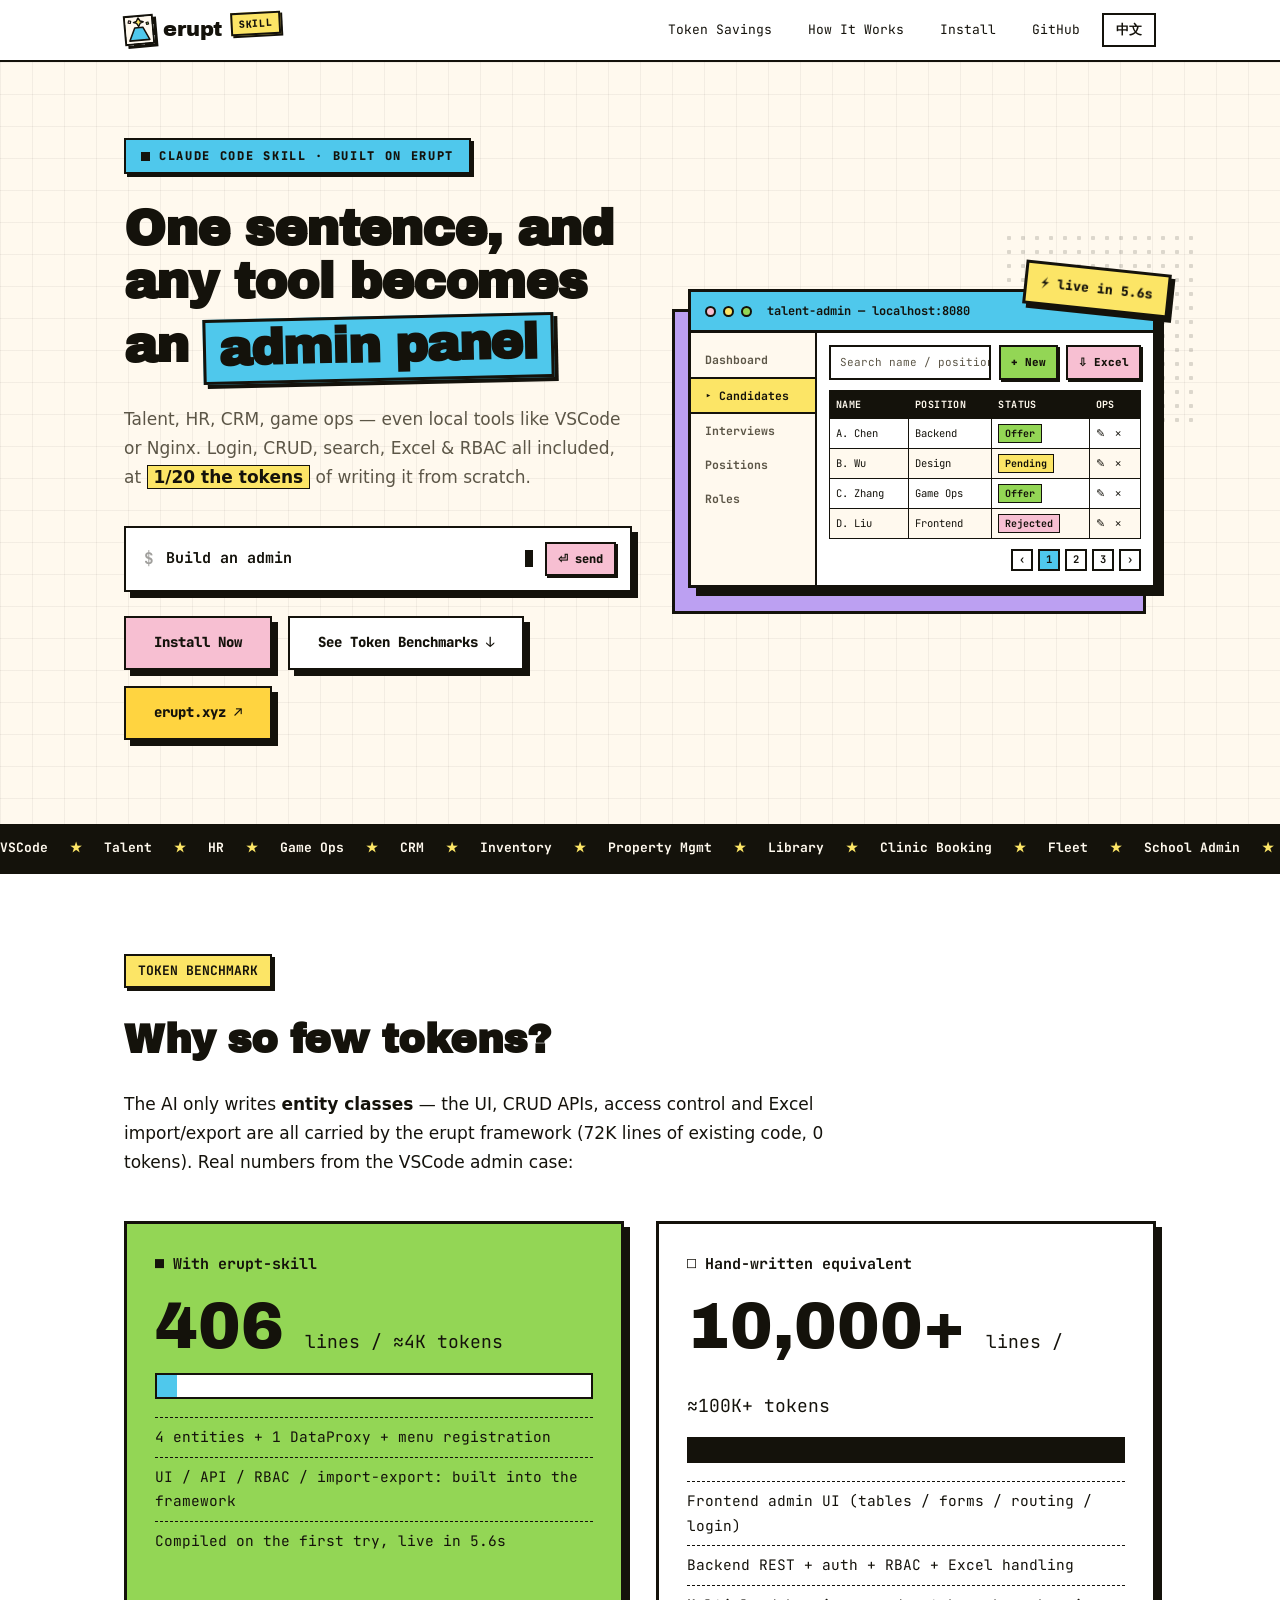
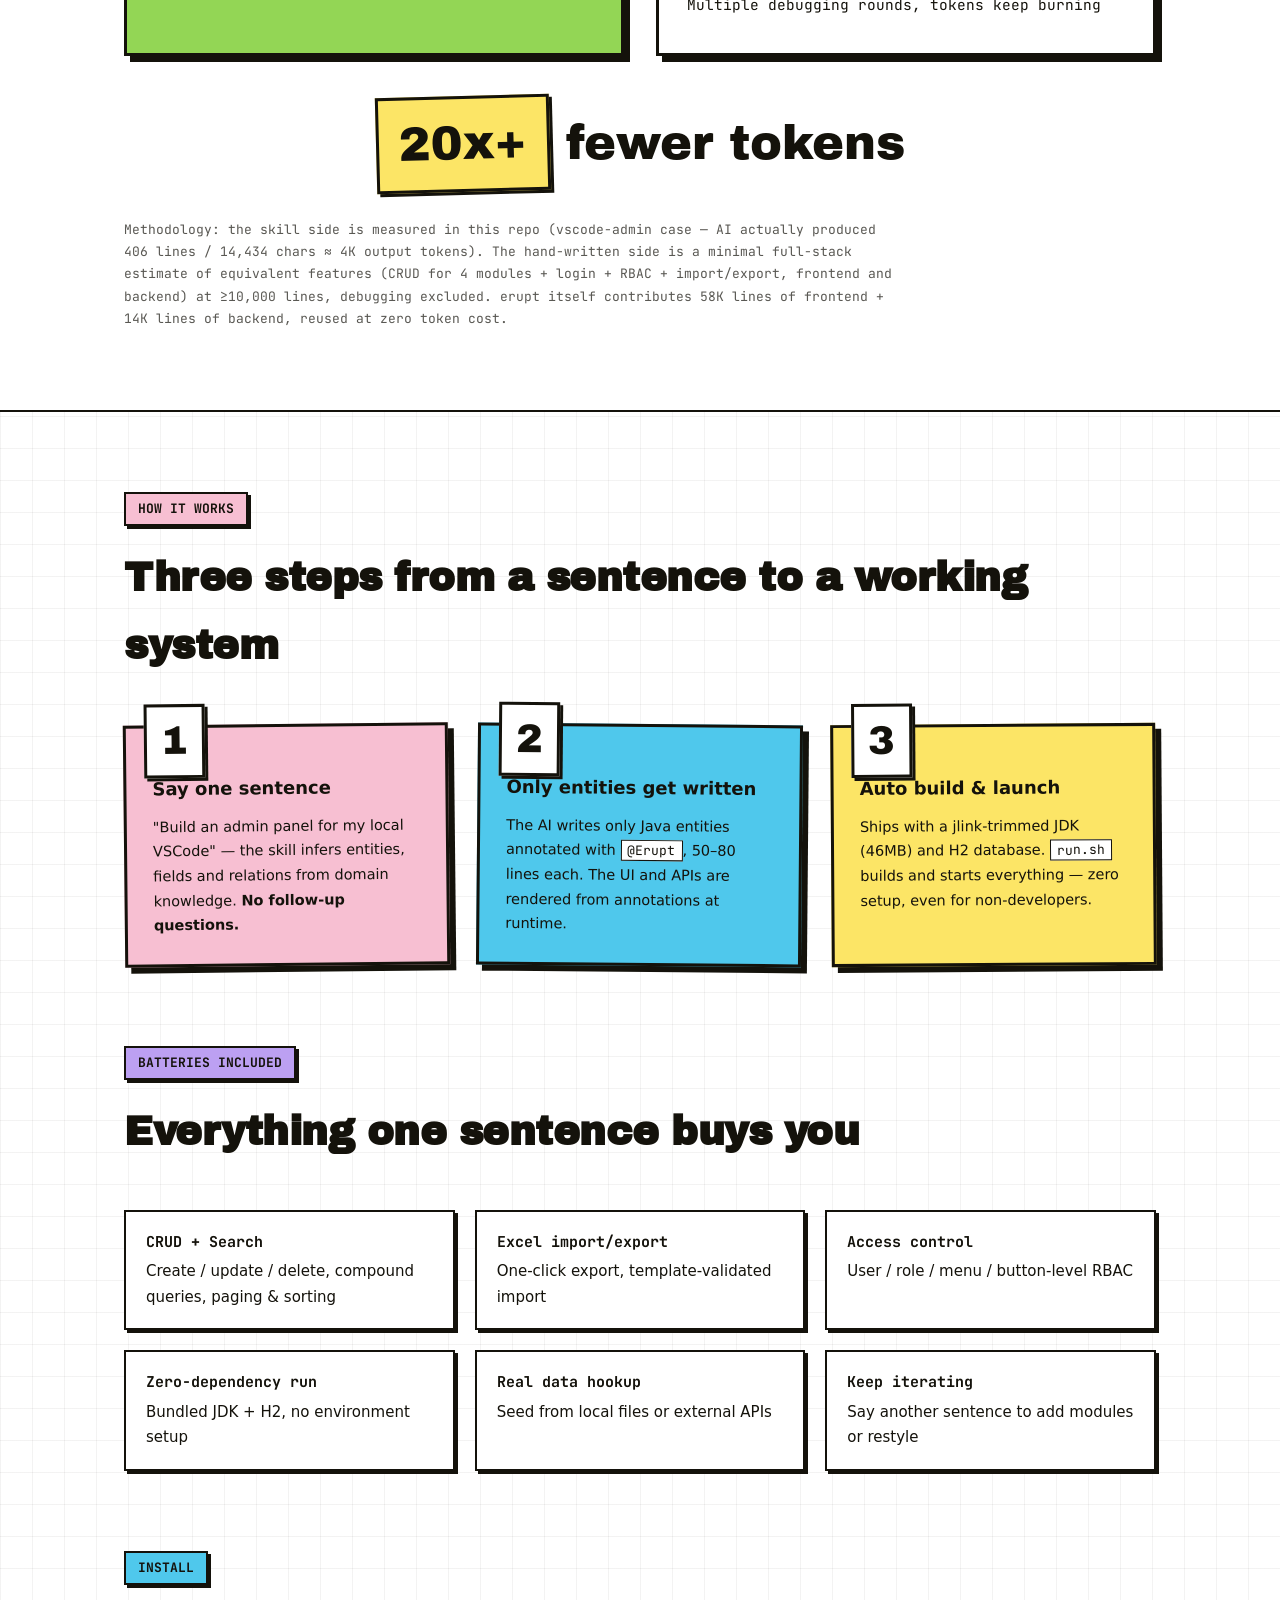
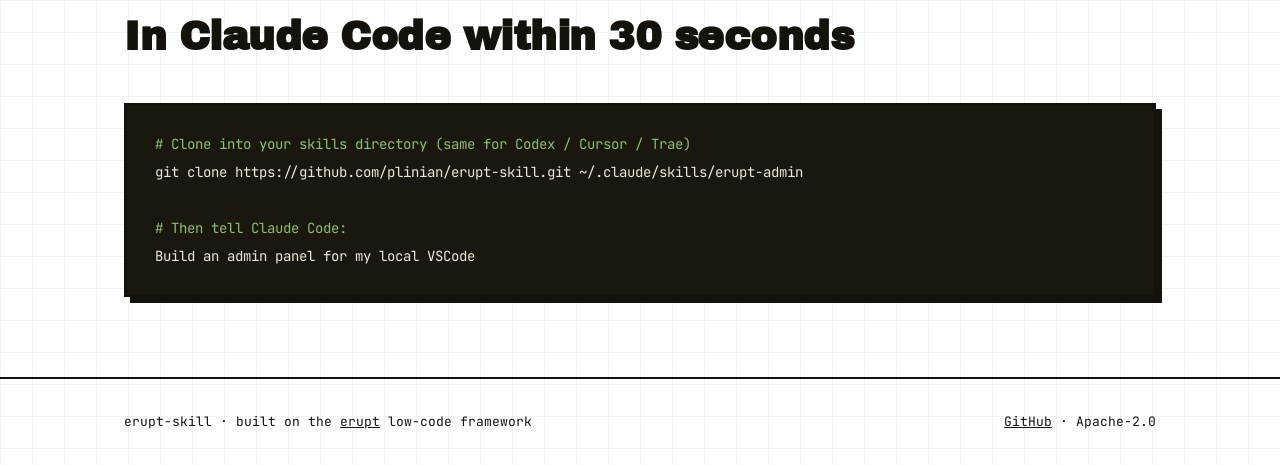
<file: docs/index.html>
<!DOCTYPE html>
<html lang="en">
<head>
<meta charset="UTF-8">
<meta name="viewport" content="width=device-width, initial-scale=1.0">
<title>erupt-skill — One sentence turns any tool into an admin panel</title>
<meta name="description" content="A Claude Code skill that generates a full data admin panel for any system from one sentence — VSCode, Nginx, HR, game ops, CRM… at 1/20 the tokens of writing it from scratch.">
<link rel="icon" type="image/svg+xml" href="icon.svg">
<link rel="preconnect" href="https://fonts.googleapis.com">
<link href="https://fonts.googleapis.com/css2?family=Archivo+Black&family=JetBrains+Mono:wght@400;700&display=swap" rel="stylesheet">
<style>
:root {
    --ink: #14120B;
    --bg: #FFFFFF;
    --brand: #4FC8EC;
    --green: #93D655;
    --purple: #BCA0F2;
    --yellow: #FCE566;
    --pink: #F7BFD2;
    --code-bg: #1A170F;
    --code-text: #F0E8D6;
    --cream: #FFF9EE;
    --ink2: #5C5647;
    --mute: #D9D2C2;
    --grid: rgba(20, 18, 11, .05);
    --shadow: 6px 6px 0 var(--ink);
    --shadow-sm: 3px 3px 0 var(--ink);
    --display: 'Archivo Black', 'PingFang SC', sans-serif;
    --mono: 'JetBrains Mono', 'SFMono-Regular', Consolas, monospace;
    --sans: -apple-system, 'PingFang SC', 'Microsoft YaHei', system-ui, sans-serif;
}
* { margin: 0; padding: 0; box-sizing: border-box; }
html { scroll-behavior: smooth; }
body {
    font-family: var(--sans);
    color: var(--ink);
    background: var(--bg);
    background-image: linear-gradient(var(--grid) 1px, transparent 1px), linear-gradient(90deg, var(--grid) 1px, transparent 1px);
    background-size: 32px 32px;
    line-height: 1.7;
}
::selection { background: var(--yellow); }

/* i18n: English is primary; .zh shown only when html[lang=zh-CN] */
html[lang="en"] .zh { display: none !important; }
html[lang="zh-CN"] .en { display: none !important; }

.wrap { max-width: 1080px; margin: 0 auto; padding: 0 24px; }

/* ---------- nav ---------- */
nav {
    position: sticky; top: 0; z-index: 50;
    background: var(--bg);
    border-bottom: 2px solid var(--ink);
}
nav .wrap { display: flex; align-items: center; justify-content: space-between; height: 60px; }
.logo { display: flex; align-items: center; gap: 9px; font-family: var(--display); font-size: 21px; letter-spacing: -.5px; text-decoration: none; color: var(--ink); }
.logo-mark {
    width: 30px; height: 30px; display: grid; place-items: center;
    border: 2px solid var(--ink); box-shadow: var(--shadow-sm);
    transform: rotate(-5deg); transition: transform .2s ease;
}
.logo-mark img { display: block; width: 100%; height: 100%; }
.logo:hover .logo-mark { transform: rotate(5deg) scale(1.08); }
.logo-tag {
    font-family: var(--mono); font-weight: 800; font-size: 10px; letter-spacing: .08em;
    background: var(--yellow); border: 2px solid var(--ink); box-shadow: 2px 2px 0 var(--ink);
    padding: 1px 6px; transform: rotate(-3deg) translateY(-7px);
}
nav .links { display: flex; gap: 8px; align-items: center; }
nav .links a, .lang-btn {
    font-family: var(--mono); font-size: 13px; text-decoration: none; color: var(--ink);
    padding: 6px 12px; border: 2px solid transparent; background: none; cursor: pointer;
}
nav .links a:hover, .lang-btn:hover { border-color: var(--ink); background: var(--yellow); box-shadow: var(--shadow-sm); }
.lang-btn { border-color: var(--ink); font-weight: 700; }

/* ---------- hero (split: copy x live admin window) ---------- */
.hero {
    padding: 76px 0 0; position: relative; overflow: hidden;
    background: var(--cream);
    background-image: linear-gradient(var(--grid) 1px, transparent 1px), linear-gradient(90deg, var(--grid) 1px, transparent 1px);
    background-size: 32px 32px;
    border-bottom: 2px solid var(--ink);
}
.hero-grid {
    display: grid; grid-template-columns: 1.04fr .96fr;
    gap: 56px; align-items: center; padding-bottom: 84px;
}

/* kicker */
.kicker {
    display: inline-flex; align-items: center; gap: 9px;
    font-family: var(--mono); font-weight: 800; font-size: 12px;
    text-transform: uppercase; letter-spacing: .14em; color: var(--ink);
    background: var(--brand); border: 2px solid var(--ink); box-shadow: var(--shadow-sm);
    padding: 6px 15px; margin-bottom: 28px;
}
.kicker::before { content: ""; width: 9px; height: 9px; background: var(--ink); }

.hero h1 {
    font-family: var(--display);
    font-size: clamp(34px, 4.5vw, 58px);
    line-height: 1.06; letter-spacing: -1.5px;
}
.hero h1 .hl {
    background: var(--brand); color: var(--ink);
    border: 3px solid var(--ink); box-shadow: 4px 4px 0 var(--ink);
    padding: 0 13px 6px; display: inline-block; transform: rotate(-1.3deg);
    margin-top: 8px;
}
.hero p.sub { font-size: 17px; margin: 24px 0 0; max-width: 520px; color: var(--ink2); }
.hero p.sub b { background: var(--yellow); color: var(--ink); padding: 1px 6px; border: 1.5px solid var(--ink); font-weight: 700; }

/* prompt input */
.prompt {
    display: flex; align-items: center; gap: 12px;
    max-width: 560px; margin: 34px 0 0;
    background: var(--bg); border: 2.5px solid var(--ink);
    box-shadow: 6px 6px 0 var(--ink);
    padding: 14px 14px 14px 18px; text-align: left;
}
.prompt .p-sign { font-family: var(--mono); font-weight: 700; font-size: 16px; color: var(--ink); opacity: .4; }
.prompt .p-text { flex: 1; min-width: 0; font-family: var(--mono); font-weight: 700; font-size: 15px; color: var(--ink); white-space: nowrap; overflow: hidden; }
.prompt .p-key {
    font-family: var(--mono); font-weight: 800; font-size: 12px; color: var(--ink);
    background: var(--pink); border: 2px solid var(--ink); box-shadow: 2px 2px 0 var(--ink);
    padding: 5px 11px; white-space: nowrap;
}

.cta-row { display: flex; gap: 16px; margin-top: 24px; flex-wrap: wrap; }
.btn {
    font-family: var(--mono); font-weight: 800; font-size: 14px;
    text-decoration: none; color: var(--ink);
    border: 2px solid var(--ink); padding: 13px 28px;
    background: var(--pink); box-shadow: var(--shadow);
    transition: transform .15s ease, box-shadow .15s ease;
    display: inline-block;
}
.btn:hover  { transform: translate(-2px, -2px); box-shadow: 8px 8px 0 var(--ink); }
.btn:active { transform: translate(2px, 2px); box-shadow: 2px 2px 0 var(--ink); }
.btn.alt { background: var(--bg); }

/* ---------- prompt cursor ---------- */
.cursor { display: inline-block; width: 8px; height: 17px; background: var(--ink); vertical-align: -3px; animation: blink 1s steps(1) infinite; }
@keyframes blink { 50% { opacity: 0; } }

/* ---------- hero demo: fake erupt admin window ---------- */
.hero-demo { position: relative; }
.hero-demo::before { /* halftone dots */
    content: ""; position: absolute; width: 200px; height: 200px;
    right: -46px; top: -58px; z-index: 0;
    background-image: radial-gradient(var(--ink) 2px, transparent 2.5px);
    background-size: 14px 14px; opacity: .15;
}
.hero-demo::after { /* offset color slab */
    content: ""; position: absolute; z-index: 0;
    top: 20px; left: -16px; width: 100%; height: 100%;
    background: var(--purple); border: 3px solid var(--ink);
    transform: rotate(-1.8deg);
}
.win { position: relative; z-index: 1; border: 3px solid var(--ink); background: var(--bg); box-shadow: 8px 8px 0 var(--ink); }
.win-bar { display: flex; align-items: center; gap: 7px; padding: 9px 14px; background: var(--brand); border-bottom: 3px solid var(--ink); }
.win-bar .dot { width: 11px; height: 11px; border: 2px solid var(--ink); border-radius: 50%; background: var(--pink); }
.win-bar .dot:nth-child(2) { background: var(--yellow); }
.win-bar .dot:nth-child(3) { background: var(--green); }
.win-title { font-family: var(--mono); font-weight: 700; font-size: 12px; margin-left: 8px; white-space: nowrap; overflow: hidden; }
.win-body { display: grid; grid-template-columns: 126px 1fr; }
.side { border-right: 2.5px solid var(--ink); background: var(--cream); padding: 10px 0 16px; font-family: var(--mono); font-size: 11.5px; font-weight: 700; }
.side .mi { display: block; padding: 7px 14px; color: var(--ink2); white-space: nowrap; }
.side .mi.on { background: var(--yellow); color: var(--ink); border-top: 2px solid var(--ink); border-bottom: 2px solid var(--ink); }
.side .mi.on::before { content: "▸ "; }
.main { padding: 12px 12px 14px; min-width: 0; overflow: hidden; }
html[lang="en"] .hero h1 { font-size: clamp(32px, 3.9vw, 50px); letter-spacing: -1.2px; }
html[lang="zh-CN"] .hero h1 { font-size: clamp(30px, 3.6vw, 50px); }
.tools { display: flex; gap: 8px; margin-bottom: 10px; }
.t-search { flex: 1; min-width: 0; border: 2px solid var(--ink); background: var(--bg); font-family: var(--mono); font-size: 11px; color: var(--ink2); padding: 6px 9px; white-space: nowrap; overflow: hidden; }
.t-btn { border: 2px solid var(--ink); background: var(--green); box-shadow: 2px 2px 0 var(--ink); font-family: var(--mono); font-weight: 800; font-size: 11px; padding: 6px 10px; white-space: nowrap; }
.t-btn.x { background: var(--pink); }
.grid-tbl { width: 100%; border-collapse: collapse; font-family: var(--mono); font-size: 10.5px; }
.grid-tbl th { background: var(--ink); color: var(--cream); text-align: left; font-size: 10px; letter-spacing: .04em; padding: 5px 6px; border: 1.5px solid var(--ink); }
.grid-tbl td { border: 1.5px solid var(--ink); padding: 5px 6px; white-space: nowrap; }
.grid-tbl tbody tr:nth-child(even) td { background: var(--cream); }
.tag { display: inline-block; border: 1.5px solid var(--ink); background: var(--green); font-size: 10px; font-weight: 700; padding: 0 6px; }
.tag.warn { background: var(--yellow); }
.tag.stop { background: var(--pink); }
.row-ops { letter-spacing: 2px; }
.pager { display: flex; gap: 5px; justify-content: flex-end; margin-top: 10px; font-family: var(--mono); font-size: 10.5px; font-weight: 700; }
.pg { border: 2px solid var(--ink); background: var(--bg); min-width: 22px; height: 22px; display: grid; place-items: center; }
.pg.on { background: var(--brand); }
.sticker {
    position: absolute; top: -22px; right: -14px; z-index: 2;
    background: var(--yellow); border: 3px solid var(--ink); box-shadow: 4px 4px 0 var(--ink);
    font-family: var(--mono); font-weight: 800; font-size: 13px;
    padding: 8px 14px; transform: rotate(6deg); white-space: nowrap;
}

/* ---------- hero ticker ---------- */
.ticker { border-top: 2px solid var(--ink); background: var(--ink); color: var(--cream); overflow: hidden; }
.tk { display: flex; width: max-content; animation: tick 55s linear infinite; }
.ticker:hover .tk { animation-play-state: paused; }
.tk span { font-family: var(--mono); font-weight: 700; font-size: 13px; padding: 11px 0; white-space: nowrap; }
.tk span::after { content: "★"; margin: 0 22px; color: var(--yellow); }
@keyframes tick { to { transform: translateX(-50%); } }

/* ---------- hero entrance ---------- */
@keyframes rise { from { opacity: 0; transform: translateY(18px); } to { opacity: 1; transform: translateY(0); } }
@keyframes winIn { from { opacity: 0; transform: translate(36px, 18px) rotate(2.5deg); } to { opacity: 1; transform: translate(0, 0) rotate(0deg); } }
@keyframes pop { 0% { opacity: 0; transform: scale(0) rotate(26deg); } 80% { transform: scale(1.12) rotate(3deg); } 100% { opacity: 1; transform: scale(1) rotate(6deg); } }
.hero-copy > * { animation: rise .55s cubic-bezier(.25, .8, .3, 1) both; }
.hero-copy > *:nth-child(1) { animation-delay: .02s; }
.hero-copy > *:nth-child(2), .hero-copy > *:nth-child(3) { animation-delay: .1s; }
.hero-copy > *:nth-child(4), .hero-copy > *:nth-child(5) { animation-delay: .18s; }
.hero-copy > *:nth-child(6) { animation-delay: .26s; }
.hero-copy > *:nth-child(7) { animation-delay: .34s; }
.hero-demo .win { animation: winIn .65s .3s cubic-bezier(.2, .75, .3, 1.1) both; }
.hero-demo::after { animation: rise .5s .55s both; }
.sticker { animation: pop .5s .9s both; }
@media (prefers-reduced-motion: reduce) {
    .hero-copy > *, .hero-demo .win, .hero-demo::after, .sticker, .tk { animation: none; }
}

@media (max-width: 920px) {
    .hero { padding-top: 56px; }
    .hero-grid { grid-template-columns: 1fr; gap: 60px; padding-bottom: 64px; }
    .hero-copy { text-align: center; }
    .hero p.sub, .prompt { margin-left: auto; margin-right: auto; }
    .cta-row { justify-content: center; }
    .hero-demo { max-width: 540px; margin: 0 auto; min-width: 0; width: 100%; }
}
@media (max-width: 700px) {
    nav .links a:not([href*="github"]) { display: none; }
}
@media (max-width: 560px) {
    .win-body { grid-template-columns: 92px 1fr; }
    .side { font-size: 10px; }
    .side .mi { padding: 6px 10px; }
    .main { padding: 10px 8px 12px; }
    .grid-tbl { font-size: 9.5px; }
    .grid-tbl th { font-size: 9px; padding: 4px 5px; }
    .grid-tbl td { padding: 4px 5px; }
    .tag { font-size: 9px; padding: 0 4px; }
    .t-search, .t-btn { font-size: 10px; padding: 5px 7px; }
    .win-title { font-size: 11px; }
    .hero-demo::before { display: none; }
    .hero-demo::after { left: -8px; top: 14px; }
    .sticker { top: -24px; right: -4px; font-size: 12px; padding: 6px 11px; }
}

/* ---------- sections ---------- */
section { padding: 80px 0; }
.sec-tag {
    font-family: var(--mono); font-weight: 700; font-size: 13px;
    display: inline-block; border: 2px solid var(--ink); padding: 4px 12px;
    box-shadow: var(--shadow-sm); margin-bottom: 18px;
}
h2 { font-family: var(--display); font-size: clamp(26px, 4vw, 40px); letter-spacing: -.5px; margin-bottom: 16px; }
.lead { font-size: 17px; max-width: 700px; }

/* token compare */
#token { border-top: 2px solid var(--ink); border-bottom: 2px solid var(--ink); background: var(--bg); }
.vs-grid { display: grid; grid-template-columns: 1fr 1fr; gap: 32px; margin-top: 44px; }
@media (max-width: 760px) { .vs-grid { grid-template-columns: 1fr; } }
.vs-card { border: 3px solid var(--ink); box-shadow: var(--shadow); background: var(--bg); padding: 28px; }
.vs-card.win { background: var(--green); }
.vs-card h3 { font-family: var(--mono); font-size: 15px; margin-bottom: 18px; }
.big-num { font-family: var(--display); font-size: clamp(40px, 6vw, 64px); line-height: 1; }
.big-num small { font-size: 18px; font-family: var(--mono); }
.vs-card ul { list-style: none; margin-top: 18px; font-size: 14.5px; font-family: var(--mono); }
.vs-card li { padding: 7px 0; border-top: 1.5px dashed var(--ink); }
.bar-track { margin-top: 14px; height: 26px; border: 2px solid var(--ink); background: var(--bg); position: relative; }
.bar-fill { height: 100%; background: var(--ink); position: relative; }
.bar-fill.tiny { background: var(--brand); width: 4.5%; min-width: 14px; }
.times {
    text-align: center; margin-top: 40px;
    font-family: var(--display); font-size: clamp(28px, 5vw, 48px);
}
.times .x { background: var(--yellow); border: 3px solid var(--ink); box-shadow: var(--shadow-sm); padding: 4px 20px; display: inline-block; transform: rotate(-1.5deg); }
.method { font-size: 13px; font-family: var(--mono); opacity: .7; margin-top: 28px; max-width: 780px; }

/* how it works */
.steps { display: grid; grid-template-columns: repeat(3, 1fr); gap: 28px; margin-top: 44px; }
@media (max-width: 760px) { .steps { grid-template-columns: 1fr; } }
.step { border: 3px solid var(--ink); box-shadow: var(--shadow); padding: 26px; background: var(--bg); position: relative; }
.step:nth-child(1) { background: var(--pink); transform: rotate(-.6deg); }
.step:nth-child(2) { background: var(--brand); transform: rotate(.5deg); }
.step:nth-child(3) { background: var(--yellow); transform: rotate(-.4deg); }
.step .n { font-family: var(--display); font-size: 40px; position: absolute; top: -24px; left: 18px; background: var(--bg); border: 3px solid var(--ink); padding: 0 14px; box-shadow: var(--shadow-sm); }
.step h3 { font-size: 18px; margin: 20px 0 10px; }
.step p { font-size: 14.5px; }
.step code { font-family: var(--mono); font-size: 13px; background: var(--bg); border: 1.5px solid var(--ink); padding: 1px 6px; }

/* features */
.feats { display: grid; grid-template-columns: repeat(3, 1fr); gap: 20px; margin-top: 44px; }
@media (max-width: 760px) { .feats { grid-template-columns: 1fr 1fr; } }
.feat { border: 2px solid var(--ink); padding: 18px 20px; background: var(--bg); box-shadow: var(--shadow-sm); font-size: 15px; }
.feat b { display: block; font-family: var(--mono); margin-bottom: 4px; }

/* install */
#install pre {
    margin-top: 32px; border: 3px solid var(--ink); box-shadow: var(--shadow);
    background: var(--code-bg); color: var(--code-text);
    font-family: var(--mono); font-size: 14px; padding: 24px 28px; overflow-x: auto; line-height: 2;
}
#install pre .c { color: #8FBF71; }

footer { border-top: 2px solid var(--ink); padding: 32px 0; font-family: var(--mono); font-size: 13px; }
footer .wrap { display: flex; justify-content: space-between; flex-wrap: wrap; gap: 12px; }
footer a { color: var(--ink); }

/* reveal on scroll */
.rv { opacity: 0; translate: 0 24px; transition: opacity .6s, translate .6s; }
.rv.in { opacity: 1; translate: 0 0; }
</style>
</head>
<body>

<nav>
    <div class="wrap">
        <a class="logo" href="#">
            <span class="logo-mark"><img src="icon.svg" alt="" width="30" height="30"></span>
            erupt<span class="logo-tag">SKILL</span>
        </a>
        <div class="links">
            <a href="#token"><span class="en">Token Savings</span><span class="zh">Token 对比</span></a>
            <a href="#how"><span class="en">How It Works</span><span class="zh">工作原理</span></a>
            <a href="#install"><span class="en">Install</span><span class="zh">安装</span></a>
            <a href="https://github.com/plinian/erupt-skill">GitHub</a>
            <button class="lang-btn" id="langBtn" type="button"><span class="en">中文</span><span class="zh">EN</span></button>
        </div>
    </div>
</nav>

<header class="hero">
    <div class="wrap hero-grid">
        <div class="hero-copy">
            <span class="kicker"><span class="en">Claude Code Skill · built on erupt</span><span class="zh">Claude Code 技能 · 基于 erupt</span></span>
            <h1 class="en">One sentence, and any tool becomes an <span class="hl">admin panel</span></h1>
            <h1 class="zh">一句话，把任何工具<br>变成<span class="hl">可视化后台</span></h1>
            <p class="sub en">Talent, HR, CRM, game ops — even local tools like VSCode or Nginx. Login, CRUD, search, Excel &amp; RBAC all included, at <b>1/20 the tokens</b> of writing it from scratch.</p>
            <p class="sub zh">招聘、HR、CRM、游戏运营，甚至 VSCode、Nginx 这类本机工具。登录、增删改查、搜索、Excel、权限全内置，<b>token 仅为从零手写的 1/20</b>。</p>

            <div class="prompt">
                <span class="p-sign">$</span>
                <span class="p-text" id="rot">Build an admin panel for my local VSCode</span><span class="cursor"></span>
                <span class="p-key">⏎ <span class="en">send</span><span class="zh">发送</span></span>
            </div>

            <div class="cta-row">
                <a class="btn" href="#install"><span class="en">Install Now</span><span class="zh">立即安装</span></a>
                <a class="btn alt" href="#token"><span class="en">See Token Benchmarks ↓</span><span class="zh">看 Token 实测 ↓</span></a>
                <a class="btn" style="background: #ffd440;" href="https://www.erupt.xyz" target="_blank" rel="noopener">erupt.xyz ↗</a>
            </div>
        </div>

        <div class="hero-demo" aria-hidden="true">
            <span class="sticker">⚡ <span class="en">live in 5.6s</span><span class="zh">5.6 秒上线</span></span>
            <div class="win">
                <div class="win-bar">
                    <span class="dot"></span><span class="dot"></span><span class="dot"></span>
                    <span class="win-title">talent-admin — localhost:8080</span>
                </div>
                <div class="win-body">
                    <div class="side">
                        <span class="mi"><span class="en">Dashboard</span><span class="zh">工作台</span></span>
                        <span class="mi on"><span class="en">Candidates</span><span class="zh">候选人</span></span>
                        <span class="mi"><span class="en">Interviews</span><span class="zh">面试安排</span></span>
                        <span class="mi"><span class="en">Positions</span><span class="zh">职位管理</span></span>
                        <span class="mi"><span class="en">Roles</span><span class="zh">权限角色</span></span>
                    </div>
                    <div class="main">
                        <div class="tools">
                            <span class="t-search"><span class="en">Search name / position…</span><span class="zh">搜索姓名 / 职位…</span></span>
                            <span class="t-btn">+ <span class="en">New</span><span class="zh">新增</span></span>
                            <span class="t-btn x">⇩ Excel</span>
                        </div>
                        <table class="grid-tbl">
                            <thead>
                                <tr><th><span class="en">NAME</span><span class="zh">姓名</span></th><th><span class="en">POSITION</span><span class="zh">职位</span></th><th><span class="en">STATUS</span><span class="zh">状态</span></th><th><span class="en">OPS</span><span class="zh">操作</span></th></tr>
                            </thead>
                            <tbody>
                                <tr><td><span class="en">A. Chen</span><span class="zh">陈一</span></td><td><span class="en">Backend</span><span class="zh">后端开发</span></td><td><span class="tag"><span class="en">Offer</span><span class="zh">已录用</span></span></td><td class="row-ops">✎ ✕</td></tr>
                                <tr><td><span class="en">B. Wu</span><span class="zh">吴二</span></td><td><span class="en">Design</span><span class="zh">视觉设计</span></td><td><span class="tag warn"><span class="en">Pending</span><span class="zh">待面试</span></span></td><td class="row-ops">✎ ✕</td></tr>
                                <tr><td><span class="en">C. Zhang</span><span class="zh">张三</span></td><td><span class="en">Game Ops</span><span class="zh">游戏运营</span></td><td><span class="tag"><span class="en">Offer</span><span class="zh">已录用</span></span></td><td class="row-ops">✎ ✕</td></tr>
                                <tr><td><span class="en">D. Liu</span><span class="zh">刘四</span></td><td><span class="en">Frontend</span><span class="zh">前端开发</span></td><td><span class="tag stop"><span class="en">Rejected</span><span class="zh">已淘汰</span></span></td><td class="row-ops">✎ ✕</td></tr>
                            </tbody>
                        </table>
                        <div class="pager">
                            <span class="pg">‹</span><span class="pg on">1</span><span class="pg">2</span><span class="pg">3</span><span class="pg">›</span>
                        </div>
                    </div>
                </div>
            </div>
        </div>
    </div>

    <div class="ticker" aria-hidden="true">
        <div class="tk en">
            <span>VSCode</span><span>Talent</span><span>HR</span><span>Game Ops</span><span>CRM</span><span>Inventory</span><span>Property Mgmt</span><span>Library</span><span>Clinic Booking</span><span>Fleet</span><span>School Admin</span><span>Restaurant</span><span>Membership</span><span>Order Mgmt</span><span>Warehouse</span><span>Device Ledger</span><span>Anything…</span>
            <span>VSCode</span><span>Talent</span><span>HR</span><span>Game Ops</span><span>CRM</span><span>Inventory</span><span>Property Mgmt</span><span>Library</span><span>Clinic Booking</span><span>Fleet</span><span>School Admin</span><span>Restaurant</span><span>Membership</span><span>Order Mgmt</span><span>Warehouse</span><span>Device Ledger</span><span>Anything…</span>
        </div>
        <div class="tk zh">
            <span>VSCode</span><span>招聘系统</span><span>HR 人事</span><span>游戏运营</span><span>CRM</span><span>进销存</span><span>物业管理</span><span>图书管理</span><span>诊所预约</span><span>车队管理</span><span>教务系统</span><span>餐饮点单</span><span>会员系统</span><span>订单管理</span><span>仓储管理</span><span>设备台账</span><span>任何系统…</span>
            <span>VSCode</span><span>招聘系统</span><span>HR 人事</span><span>游戏运营</span><span>CRM</span><span>进销存</span><span>物业管理</span><span>图书管理</span><span>诊所预约</span><span>车队管理</span><span>教务系统</span><span>餐饮点单</span><span>会员系统</span><span>订单管理</span><span>仓储管理</span><span>设备台账</span><span>任何系统…</span>
        </div>
    </div>
</header>

<section id="token">
    <div class="wrap">
        <span class="sec-tag" style="background:var(--yellow)"><span class="en">TOKEN BENCHMARK</span><span class="zh">TOKEN 实测</span></span>
        <h2 class="en">Why so few tokens?</h2>
        <h2 class="zh">为什么 token 消耗极低？</h2>
        <p class="lead en">The AI only writes <b>entity classes</b> — the UI, CRUD APIs, access control and Excel import/export are all carried by the erupt framework (72K lines of existing code, 0 tokens). Real numbers from the VSCode admin case:</p>
        <p class="lead zh">AI 只需要写<b>实体类</b>——前端界面、CRUD 接口、权限体系、Excel 导入导出全部由 erupt 框架承载（7.2 万行现成代码，0 token）。以下是「VSCode 管理后台」的真实生成数据：</p>

        <div class="vs-grid">
            <div class="vs-card win rv">
                <h3><span class="en">■ With erupt-skill</span><span class="zh">■ 使用 erupt-skill</span></h3>
                <div class="big-num">406 <small><span class="en">lines / ≈4K tokens</span><span class="zh">行 / ≈4K token</span></small></div>
                <div class="bar-track"><div class="bar-fill tiny"></div></div>
                <ul class="en">
                    <li>4 entities + 1 DataProxy + menu registration</li>
                    <li>UI / API / RBAC / import-export: built into the framework</li>
                    <li>Compiled on the first try, live in 5.6s</li>
                </ul>
                <ul class="zh">
                    <li>4 个实体类 + 1 个 DataProxy + 菜单注册</li>
                    <li>界面 / 接口 / 权限 / 导入导出：框架自带</li>
                    <li>一次编译通过，启动 5.6 秒交付</li>
                </ul>
            </div>
            <div class="vs-card rv">
                <h3><span class="en">□ Hand-written equivalent</span><span class="zh">□ 从零手写同等功能</span></h3>
                <div class="big-num">10,000+ <small><span class="en">lines / ≈100K+ tokens</span><span class="zh">行 / ≈100K+ token</span></small></div>
                <div class="bar-track"><div class="bar-fill" style="width:100%"></div></div>
                <ul class="en">
                    <li>Frontend admin UI (tables / forms / routing / login)</li>
                    <li>Backend REST + auth + RBAC + Excel handling</li>
                    <li>Multiple debugging rounds, tokens keep burning</li>
                </ul>
                <ul class="zh">
                    <li>前端管理界面（表格/表单/路由/登录）</li>
                    <li>后端 REST + 鉴权 + RBAC + Excel 处理</li>
                    <li>多轮调试迭代，token 持续消耗</li>
                </ul>
            </div>
        </div>

        <div class="times rv"><span class="en"><span class="x">20x+</span> fewer tokens</span><span class="zh">token 消耗降低 <span class="x">20 倍以上</span></span></div>

        <p class="method en">Methodology: the skill side is measured in this repo (vscode-admin case — AI actually produced 406 lines / 14,434 chars ≈ 4K output tokens). The hand-written side is a minimal full-stack estimate of equivalent features (CRUD for 4 modules + login + RBAC + import/export, frontend and backend) at ≥10,000 lines, debugging excluded. erupt itself contributes 58K lines of frontend + 14K lines of backend, reused at zero token cost.</p>
        <p class="method zh">测算方法：skill 侧为本仓库实测（vscode-admin 案例，AI 实际产出 406 行 / 14,434 字符 ≈ 4K 输出 token）；手写侧按同等功能（4 模块 CRUD + 登录 + RBAC + 导入导出的前后端）最小实现 ≥10,000 行估算，不含调试返工。erupt 框架自身 58K 行前端 + 14K 行后端能力零 token 复用。</p>
    </div>
</section>

<section id="how">
    <div class="wrap">
        <span class="sec-tag" style="background:var(--pink)"><span class="en">HOW IT WORKS</span><span class="zh">工作原理</span></span>
        <h2 class="en">Three steps from a sentence to a working system</h2>
        <h2 class="zh">三步，从一句话到可用系统</h2>
        <div class="steps">
            <div class="step rv">
                <span class="n">1</span>
                <h3><span class="en">Say one sentence</span><span class="zh">说一句话</span></h3>
                <p class="en">"Build an admin panel for my local VSCode" — the skill infers entities, fields and relations from domain knowledge. <b>No follow-up questions.</b></p>
                <p class="zh">「生成一个管理本机 VSCode 的后台」——skill 用领域常识推断实体、字段与关系，<b>不追问细节</b>。</p>
            </div>
            <div class="step rv">
                <span class="n">2</span>
                <h3><span class="en">Only entities get written</span><span class="zh">只生成实体类</span></h3>
                <p class="en">The AI writes only Java entities annotated with <code>@Erupt</code>, 50–80 lines each. The UI and APIs are rendered from annotations at runtime.</p>
                <p class="zh">AI 仅编写带 <code>@Erupt</code> 注解的 Java 实体，每个实体 50~80 行。界面与接口由框架按注解实时渲染。</p>
            </div>
            <div class="step rv">
                <span class="n">3</span>
                <h3><span class="en">Auto build &amp; launch</span><span class="zh">自动启动交付</span></h3>
                <p class="en">Ships with a jlink-trimmed JDK (46MB) and H2 database. <code>run.sh</code> builds and starts everything — zero setup, even for non-developers.</p>
                <p class="zh">内置 jlink 裁剪版 JDK（46MB）与 H2 数据库，<code>run.sh</code> 一键构建启动，非开发人员零配置可用。</p>
            </div>
        </div>
    </div>
</section>

<section id="feat" style="padding-top:0">
    <div class="wrap">
        <span class="sec-tag" style="background:var(--purple)"><span class="en">BATTERIES INCLUDED</span><span class="zh">开箱即用</span></span>
        <h2 class="en">Everything one sentence buys you</h2>
        <h2 class="zh">说一句话就带上的能力</h2>
        <div class="feats">
            <div class="feat rv en"><b>CRUD + Search</b>Create / update / delete, compound queries, paging &amp; sorting</div>
            <div class="feat rv en"><b>Excel import/export</b>One-click export, template-validated import</div>
            <div class="feat rv en"><b>Access control</b>User / role / menu / button-level RBAC</div>
            <div class="feat rv en"><b>Zero-dependency run</b>Bundled JDK + H2, no environment setup</div>
            <div class="feat rv en"><b>Real data hookup</b>Seed from local files or external APIs</div>
            <div class="feat rv en"><b>Keep iterating</b>Say another sentence to add modules or restyle</div>
            <div class="feat rv zh"><b>CRUD + 搜索</b>增删改查、组合查询、分页排序</div>
            <div class="feat rv zh"><b>Excel 导入导出</b>一键导出、模板导入校验</div>
            <div class="feat rv zh"><b>权限管理</b>用户 / 角色 / 菜单 / 按钮级 RBAC</div>
            <div class="feat rv zh"><b>零依赖运行</b>内置 JDK + H2，无需装环境</div>
            <div class="feat rv zh"><b>真实数据接入</b>可扫描本机文件 / 调外部 API 初始化</div>
            <div class="feat rv zh"><b>持续迭代</b>继续说一句话即可加模块、改外观</div>
        </div>
    </div>
</section>

<section id="install" style="padding-top:0">
    <div class="wrap">
        <span class="sec-tag" style="background:var(--brand)"><span class="en">INSTALL</span><span class="zh">安装</span></span>
        <h2 class="en">In Claude Code within 30 seconds</h2>
        <h2 class="zh">30 秒接入 Claude Code</h2>
        <pre class="en"><span class="c"># Clone into your skills directory (same for Codex / Cursor / Trae)</span>
git clone https://github.com/plinian/erupt-skill.git ~/.claude/skills/erupt-admin

<span class="c"># Then tell Claude Code:</span>
Build an admin panel for my local VSCode</pre>
        <pre class="zh"><span class="c"># 克隆到 skills 目录（Codex / Cursor / Trae 等同理）</span>
git clone https://gitee.com/erupt/erupt-skill.git ~/.claude/skills/erupt-admin

<span class="c"># 然后在 Claude Code 里说：</span>
生成一个管理本机 VSCode 的后台</pre>
    </div>
</section>

<footer>
    <div class="wrap">
        <span class="en">erupt-skill · built on the <a href="https://www.erupt.xyz">erupt</a> low-code framework</span>
        <span class="zh">erupt-skill · 基于 <a href="https://www.erupt.xyz">erupt</a> 低代码框架</span>
        <span><a href="https://github.com/plinian/erupt-skill">GitHub</a> · Apache-2.0</span>
    </div>
</footer>

<script>
// rotating one-sentence prompts
const LINES = {
    en: [
        "Build an admin panel for my local VSCode",
        "Create a talent system that tracks interview pipelines",
        "An HR system: employees, departments, attendance, payroll",
        "A game ops console: players, items, redeem codes",
        "An Nginx site & certificate manager",
        "A CRM with follow-ups filterable by status",
        "An inventory system with a stock-in/out ledger",
        "A property management system: units, repairs, billing"
    ],
    zh: [
        "生成一个管理本机 VSCode 的后台",
        "做一个招聘系统，跟踪候选人面试进度",
        "来一个 HR 系统：员工、部门、考勤、薪酬",
        "生成游戏运营后台：玩家、道具、兑换码",
        "做一个 Nginx 站点与证书管理后台",
        "来一个客户跟进 CRM，要能按状态筛选",
        "做个进销存，商品出入库要有台账",
        "生成物业管理系统：房源、报修、缴费"
    ]
};
const rot = document.getElementById('rot');
let lang = localStorage.getItem('erupt-skill-lang') || 'en';
let lines = LINES[lang];
let li = 0, ci = lines[0].length, typing = false;
setInterval(() => {
    if (!typing) {
        if (ci > 0) { rot.textContent = lines[li].slice(0, --ci); }
        else { typing = true; li = (li + 1) % lines.length; }
    } else {
        if (ci < lines[li].length) { rot.textContent = lines[li].slice(0, ++ci); }
        else { typing = false; }
    }
}, 70);

// language toggle (English primary)
function applyLang(l) {
    lang = l;
    document.documentElement.lang = l === 'zh' ? 'zh-CN' : 'en';
    document.title = l === 'zh'
        ? 'erupt-skill — 一句话，把任何工具变成可视化后台'
        : 'erupt-skill — One sentence turns any tool into an admin panel';
    lines = LINES[l];
    li = 0; ci = 0; typing = true;
    localStorage.setItem('erupt-skill-lang', l);
}
document.getElementById('langBtn').addEventListener('click', () => applyLang(lang === 'en' ? 'zh' : 'en'));
if (lang !== 'en') applyLang(lang);

// reveal on scroll
const io = new IntersectionObserver(es => es.forEach(e => {
    if (e.isIntersecting) { e.target.classList.add('in'); io.unobserve(e.target); }
}), { threshold: .15 });
document.querySelectorAll('.rv').forEach(el => io.observe(el));
</script>
</body>
</html>
</file>
